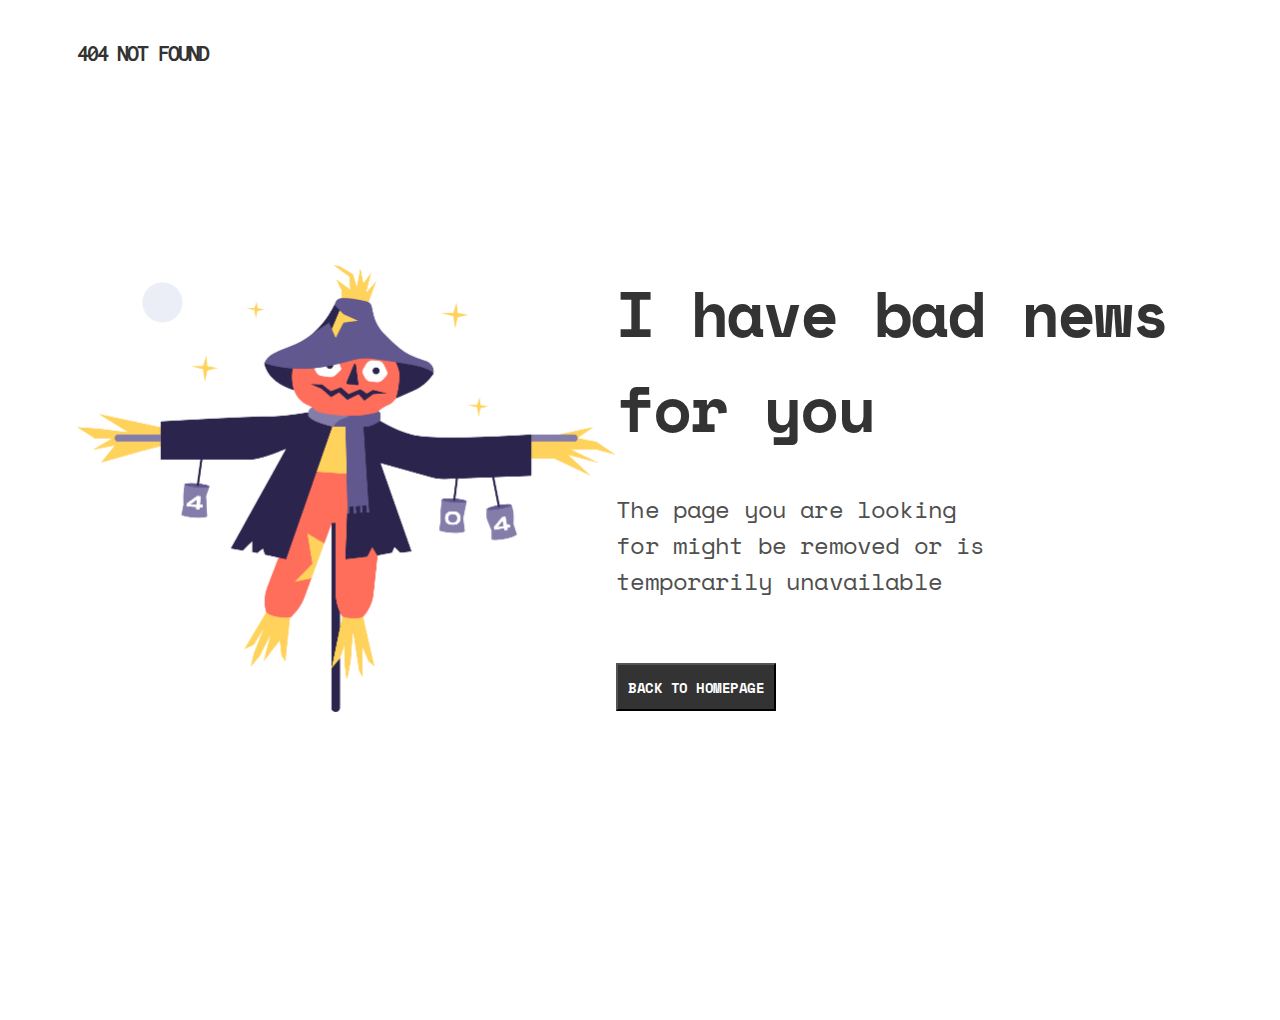
<file: 404/index.html>
<!DOCTYPE html>
<html lang="en">
<head>
  <meta charset="UTF-8">
  <meta http-equiv="X-UA-Compatible" content="IE=edge">
  <meta name="viewport" content="width=device-width, initial-scale=1.0">
  <title>Page 404</title>
  <link rel="stylesheet" href="./style.css">
  <link rel="preconnect" href="https://fonts.googleapis.com">
  <link rel="preconnect" href="https://fonts.gstatic.com" crossorigin>
  <link href="https://fonts.googleapis.com/css2?family=Inconsolata:wght@200;300;400;500;600;700;800;900&family=Space+Mono:ital,wght@0,400;0,700;1,400;1,700&display=swap" rel="stylesheet">
</head>
<body>
  <div class="header">
    <p>404 not found</p>
  </div>
  <div class="content">
    <img src="./Scarecrow.png" alt="scarecrow">
    
    <div>
      <h1>I have bad news for you</h1>
      <p>The page you are looking for might be removed or is temporarily unavailable</p>
      <button>Back to homepage</button>
    </div>
  </div>
</body>
</html>
</file>
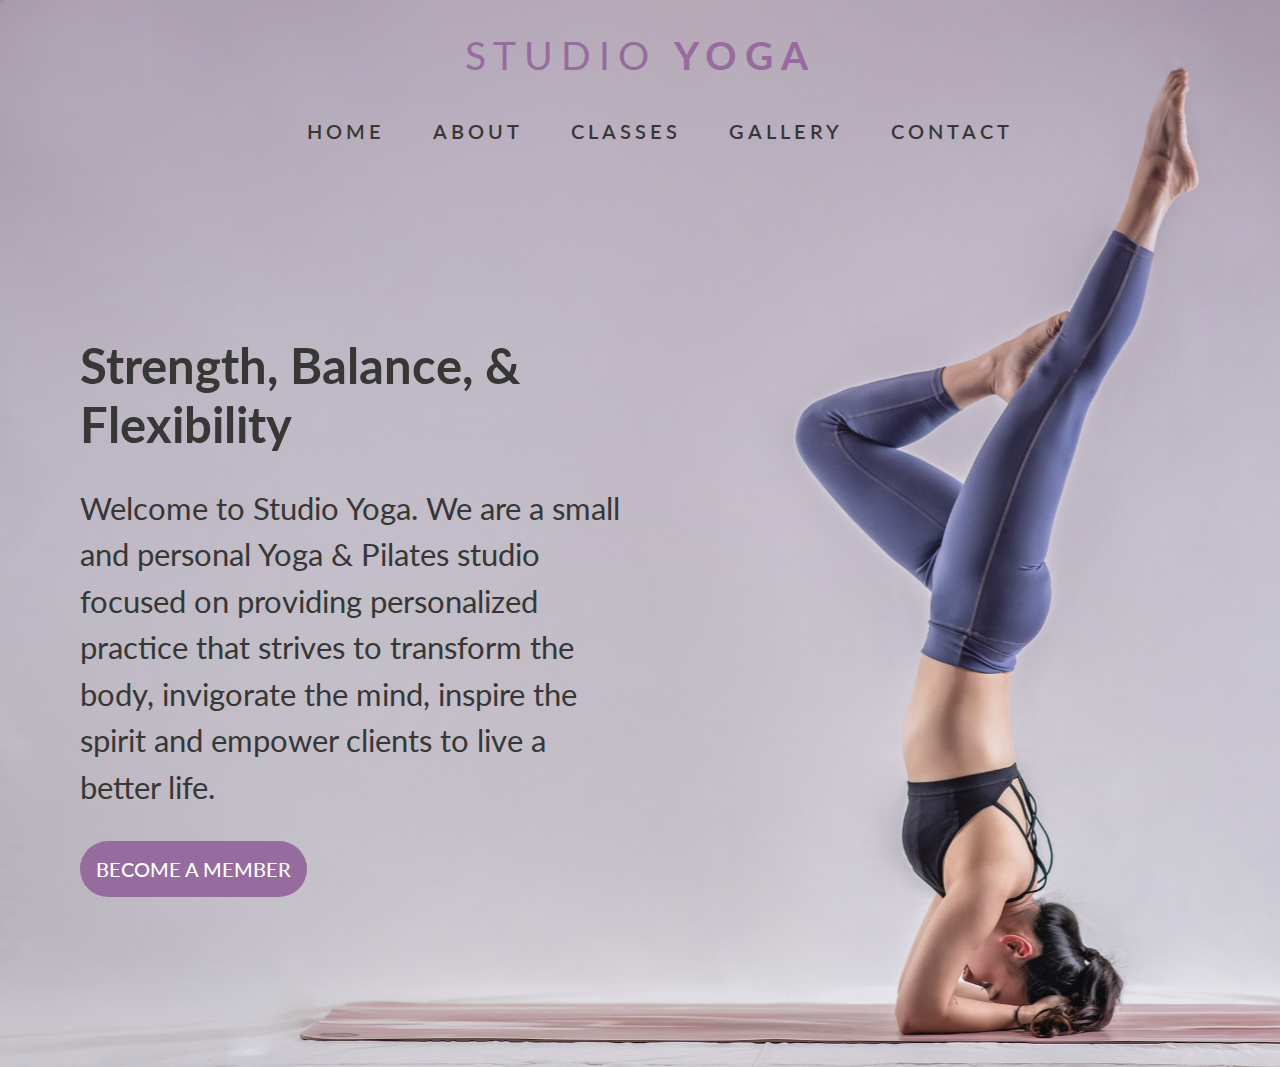
<file: Lading page/index.html>
<!DOCTYPE html>
<html lang="en">

<head>
  <meta charset="UTF-8">
  <meta http-equiv="X-UA-Compatible" content="IE=edge">
  <meta name="viewport" content="width=device-width, initial-scale=1.0">
  <title>Document</title>
  <link rel="stylesheet" href="./style.css">
  <link rel="preconnect" href="https://fonts.googleapis.com">
<link rel="preconnect" href="https://fonts.gstatic.com" crossorigin>
<link href="https://fonts.googleapis.com/css2?family=Lato:ital,wght@0,100;0,300;0,400;0,700;0,900;1,100;1,300;1,400;1,700;1,900&display=swap" rel="stylesheet">
</head>

<body>
  <div class="container">
    <header>
      <h3>studio <strong>yoga</strong></h3>
      <nav>
        <ul>
          <li><a href="#">Home</a></li>
          <li><a href="#">About</a></li>
          <li><a href="#">Classes</a></li>
          <li><a href="#">Gallery</a></li>
          <li><a href="#">Contact</a></li>
        </ul>
      </nav>
    </header>
    <div class="content">
      <h2>Strength, Balance, & Flexibility</h2>
      <p>Welcome to Studio Yoga. We are a small and personal Yoga & Pilates studio focused on providing personalized
        practice that strives to transform the body, invigorate the mind, inspire the spirit and empower clients to live
        a better life.</p>
      <button>Become a member</button>
    </div>
  </div>

</body>

</html>
</file>
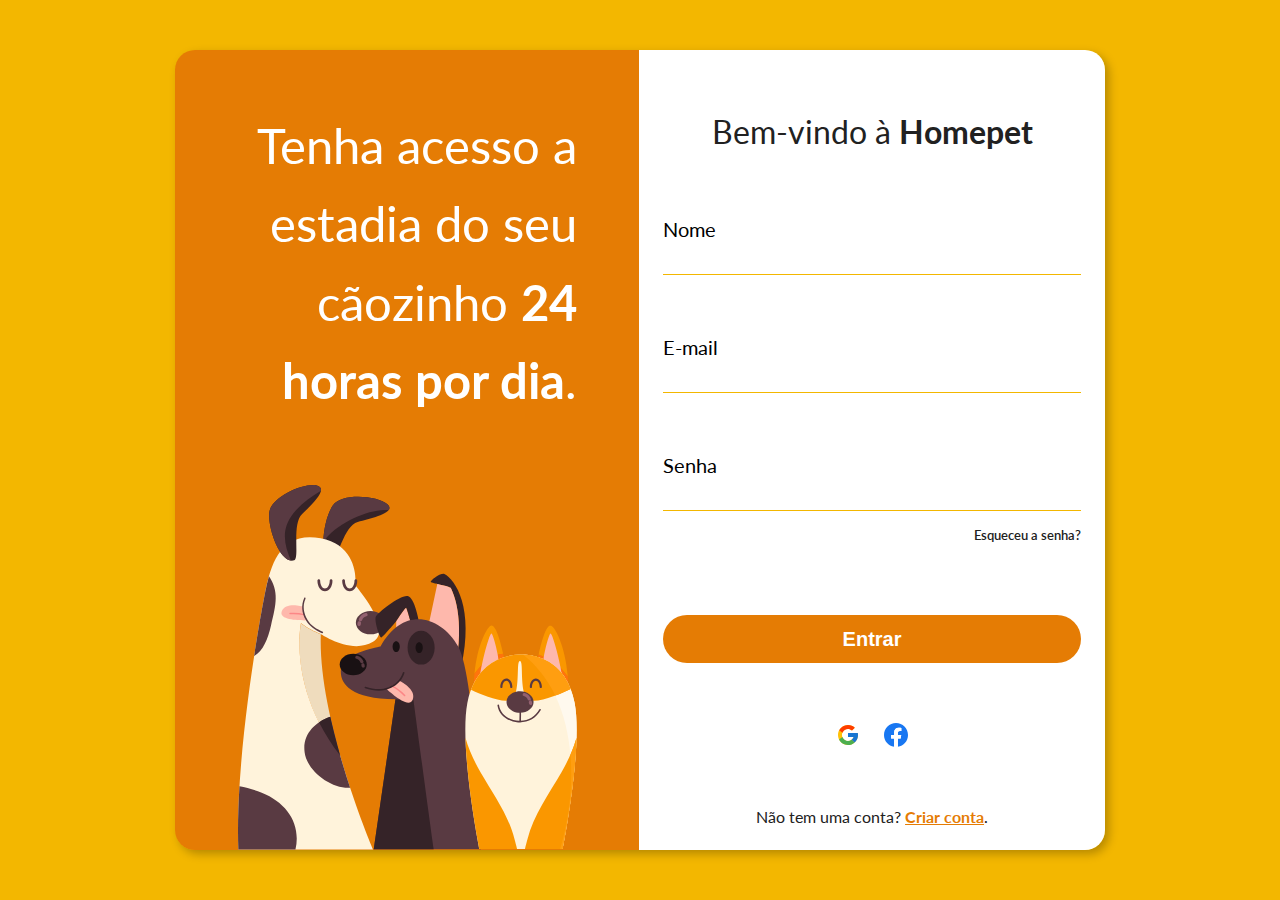
<file: Login/index.html>
<!DOCTYPE html>
<html lang="en">

<head>
  <meta charset="UTF-8">
  <meta http-equiv="X-UA-Compatible" content="IE=edge">
  <meta name="viewport" content="width=device-width, initial-scale=1.0">
  <title>Login</title>
  <link rel="stylesheet" href="./style.css">
  <link rel="preconnect" href="https://fonts.googleapis.com">
  <link rel="preconnect" href="https://fonts.gstatic.com" crossorigin>
  <link href="https://fonts.googleapis.com/css2?family=Lato:wght@400;700&display=swap" rel="stylesheet">
</head>

<body>
  <div class="container">
    <div class="card">
      <div class="content">
        <h1>Tenha acesso a estadia do seu cãozinho <span>24 horas por dia</span>.</h1>
        <img src="./imagens/Group 1.svg" alt="">
      </div>
      <div class="descricao">
        <h1>Bem-vindo à <span>Homepet</span></h1>
        <div class="nome">
          <label>Nome</label>
          <input type="name">
        </div>
        <div class="email">
          <label>E-mail</label>
          <input type="email">
        </div>
        <div class="senha">
          <label>Senha</label>
          <input type="password">
          <p>Esqueceu a senha?</p>
        </div>

        <button>Entrar</button>

          <div class="redes-sociais">
            <img src="./imagens/flat-color-icons_google.svg" alt="">
            <img src="./imagens/logos_facebook.svg" alt="">
          </div>
          <div class="criar-conta">
            <p>Não tem uma conta? <span>Criar conta</span>.</p>
          </div>
        </div>
      </div>

    </div>

  </div>
</body>

</html>
</file>
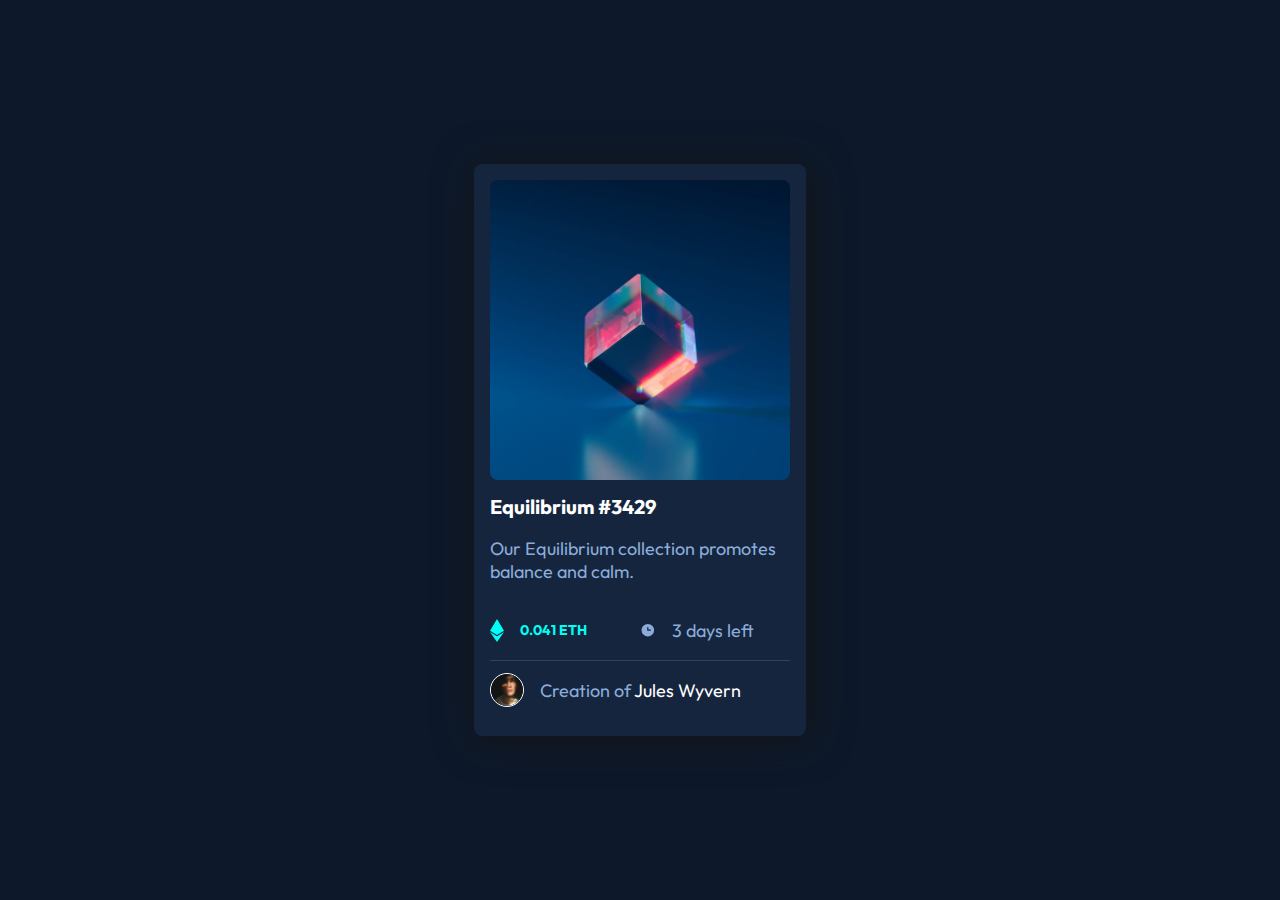
<file: NFT/index.html>
<!DOCTYPE html>
<html lang="en">

<head>
  <meta charset="UTF-8">
  <meta name="viewport" content="width=device-width, initial-scale=1.0">
  <!-- displays site properly based on user's device -->

  <link rel="icon" type="image/png" sizes="32x32" href="./images/favicon-32x32.png">
  <link rel="preconnect" href="https://fonts.googleapis.com">
  <link rel="preconnect" href="https://fonts.gstatic.com" crossorigin>
  <link
    href="https://fonts.googleapis.com/css2?family=Fraunces:opsz,wght@9..144,700&family=Outfit:wght@300;400;600&display=swap"
    rel="stylesheet">
  <link rel="stylesheet" href="./style.css">

  <title>Frontend Mentor | NFT preview card component</title>


</head>

<body>
  <div class="container">
    <div class="card">
      <img src="./images/image-equilibrium.jpg" alt="">
      <h1>Equilibrium #3429</h1>
      <p>Our Equilibrium collection promotes balance and calm.</p>

      <div class="money">

        <div class="eth">
          <img src="./images/icon-ethereum.svg" alt="">
          <p class="p-eth">0.041 ETH</p>
        </div>
        <div class="days">
          <img src="./images/icon-clock.svg" alt="">
          <p>3 days left</p>
        </div>
      </div>
      <div class="avatar">
        <img src="./images/image-avatar.png" alt="">
        <p>Creation of <span> Jules Wyvern </span></p>
      </div>
    </div>
  </div>






  <!-- <div class="attribution">
    Challenge by <a href="https://www.frontendmentor.io?ref=challenge" target="_blank">Frontend Mentor</a>.
    Coded by <a href="#">Your Name Here</a>.
  </div> -->
</body>

</html>
</file>
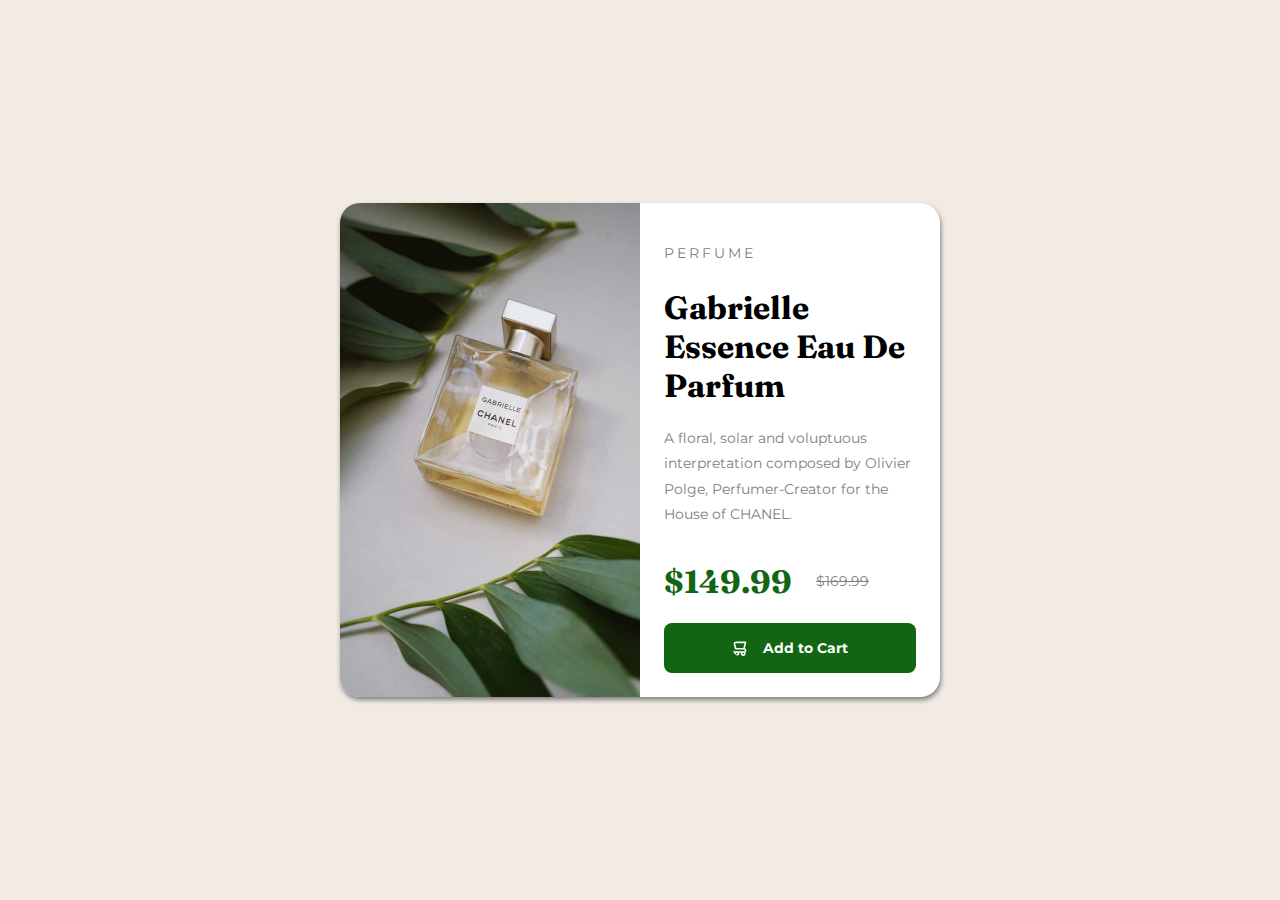
<file: Product preview/index.html>
<!DOCTYPE html>
<html lang="en">

<head>
  <meta charset="UTF-8">
  <meta name="viewport" content="width=device-width, initial-scale=1.0">

  <link rel="icon" type="image/png" sizes="32x32" href="./images/favicon-32x32.png">

  <title>Frontend Mentor | Product preview card component</title>

  <link rel="stylesheet" href="./style.css">
  <link rel="preconnect" href="https://fonts.googleapis.com">
  <link rel="preconnect" href="https://fonts.gstatic.com" crossorigin>
  <link
    href="https://fonts.googleapis.com/css2?family=Fraunces:opsz,wght@9..144,700&family=Montserrat:wght@500;700&display=swap"
    rel="stylesheet">

</head>

<body>
  <div class="container">
    <div class="card">
      <img src="./images/image-product-desktop.jpg" alt="">

      <div class="descricao-card">

        <div class="descricao">
          <p class="titulo">Perfume</p>

          <h1>Gabrielle Essence Eau De Parfum</h1>

          <p>A floral, solar and voluptuous interpretation composed by Olivier Polge,
            Perfumer-Creator for the House of CHANEL.</p>

          <div class="preco">
            <h1 class="preco-atual">$149.99</h1>
            <p class="preco-antigo">$169.99</p>
          </div>
          <button>
            <img src="./images/icon-cart.svg" alt="carrinho">
            Add to Cart
          </button>
        </div>
      </div>
    </div>
  </div>
</body>

</html>
</file>
<file: 404/style.css>
body{
  font-family: 'Space Mono', monospace;
  margin: 0;
  width: 100%;
  height: 100%;

  background: #FFFFFF;
}

.header p{
  font-family: 'Inconsolata', monospace;
  font-size: 24px;
  font-weight: 700;
  width: 133px;
  height: 25px;
  margin-left: 77px;
  margin-top: 40px;
  letter-spacing: -0.08em;
  text-transform: uppercase;
  color: #333333;
}

.content{
  display: flex;
  justify-content: space-between;
  margin-left: 77px;
  margin-right: 119px;
  margin-top: 200px;
  margin-bottom: 308px;
}

@media(max-width: 757px){
  .content{

    flex-direction: column;
  }
}

.content img{
  Width:539.22px
}

.content div{
  display: flex;
  flex-direction: column;
}

.content h1{
  width: 586px;
  height: 190px;
  margin: 0;

  font-family: 'Space Mono';
  font-style: normal;
  font-weight: 700;
  font-size: 64px;
  line-height: 95px;
  letter-spacing: -0.035em;
  color: #333333;
}

.content p{
  width: 381px;
  height: 108px;
  margin: 36px 0 64px 0;

  font-family: 'Space Mono';
  font-style: normal;
  font-weight: 400;
  font-size: 24px;
  line-height: 36px;
  letter-spacing: -0.035em;
  color: #4F4F4F;
}

.content button{
  width: 216px;
  height: 68px;
  background: #333333;

  width: 160px;
  height: 48px;

  font-family: 'Space Mono';
  font-style: normal;
  font-weight: 700;
  font-size: 14px;
  letter-spacing: -0.035em;
  text-transform: uppercase;
  color: #FFFFFF;
}

footer{
  font-family: 'Montserrat';
  font-weight: 500;
  font-size: 14px;
  text-align: center;
  align-items: center;
  margin-bottom: 24px;
  color: #BDBDBD;
}

footer span{
  text-decoration: underline;
  font-weight: 700;
}
</file>
<file: Lading page/style.css>
body{
  margin: 0;
  font-family: 'Lato', sans-serif;
  background-image: url(./imagens/bg-image.svg);
  background-repeat: no-repeat;
  background-size: cover;
}

.container{
  width: 100%;
  height: 100%;
  max-width: 1120px;
  margin: 0 auto;
}

h3{
  margin: 0;
  text-align: center;
  font-weight: 400;
  font-size: 39px;
  line-height: 120%;
  letter-spacing: 0.2em;
  color: #966B9D;
  text-transform: uppercase;
}

h2{
  margin: 0;
  font-family: 'Lato';
  font-weight: 700;
  font-size: 49px;
  line-height: 120%;
  color: #373736;
}

p{
  font-weight: 400;
  font-size: 31px;
  line-height: 150%;
  color: #373736;
}

header{
  display: flex;
  flex-direction: column;
  padding-top: 32px;
  gap: 16px;
}

nav ul{
  display: flex;
  justify-content: center;
  list-style: none;
  gap: 32px;
}

nav li{
  padding: 8px;
}

nav a{
  font-weight: 600;
  font-size: 20px;
  line-height: 120%;
  color: #373736;
  text-transform: uppercase;
  letter-spacing: 0.2em;
  text-decoration: none;
}

nav a:hover{
  color: #966B9D;
  border-bottom: 3px solid #966B9D;
  font-weight: 700;
}

.content{
  display: flex;
  flex-direction: column;
  max-width: 550px;
  height: 100vh;
  justify-content: center;
  align-items: flex-start;
}

button{
  background: #966B9D;
  border-radius: 64px;
  border: none;
  font-size: 20px;
  font-weight: 500;
  line-height: 120%;
  font-family: 'Lato';
  text-transform: uppercase;
  color: #FFFEFE;
  padding: 16px;
  cursor: pointer;
}

button:hover{
  background: #B782BF;
}
</file>
<file: Login/style.css>
body{
  background: #F3B700;
  margin: 0 auto;
  width: 100vw;
  font-family: 'Lato', sans-serif;
}

p{
font-style: normal;
font-weight: 600;
font-size: 13px;
color: #212121;
}

h1{
  color: #FFFFFF;
  margin: 0;
  font-size: 49px;
  font-weight: 400;
  line-height: 1.6;
}

span{
  font-weight: 700;
}

label{
  font-size: 20px;
  
}

input{
  border: none;
  border-bottom: solid 1px #F3B700;
}

button{
  background: #E57C04;
  border-radius: 154px;
  border: none;
  color: #FFFFFF;
  font-weight: 700;
  font-size: 20px;
  height: 48px;
}

.container{
  margin: 0 auto;
  width: 100vw;
  height: 100vh;
  display: flex;
  justify-content: center;
  align-items: center;
  
}

.card{
  display: flex;
  box-shadow: 4px 4px 10px rgba(0, 0, 0, 0.25);
  border-radius: 20px;
  max-width: 930px;
  max-height: 800px;
  margin: 0 auto;
}

.content{
  background: #E57C04;
  border-bottom-left-radius: 20px;
  border-top-left-radius: 20px;
  float: left;
  width: 482px;
  height: 800px;
  display: flex;
  flex-direction: column;
  align-items: center;
  justify-content: space-between;
}

.content img{
  height: 365px;
}

.content h1{
  margin-top: 56px;
  max-width: 340px;
  text-align: right;
}

.descricao{
  display: flex;
  flex-direction: column;
  width: 482px;
  float: right;
  background: #FFFFFF;
  height: 800px;
  border-top-right-radius: 20px;
  border-bottom-right-radius: 20px;
  padding: 24px;
  box-sizing: border-box;
  justify-content: space-between;
}

.descricao h1{
  color: #212121;
  text-align: center;
  font-size: 32px;
  margin-top: 32px;
}

.descricao span{
  font-weight: 700;
}

.nome{
  display: flex;
  flex-direction: column;
  gap: 16px;
}

.email{
  display: flex;
  flex-direction: column;
  gap: 16px;
}

.senha{
  display: flex;
  flex-direction: column;
  gap: 16px;
}

.senha p{
  text-align: right;
  margin-top: 0;
}

.redes-sociais{
  display: flex;
  justify-content: center;
  gap:24px
}

.redes-sociais p{
  text-align: center;
  font-size: 16px;
  font-weight: 400;
}

.criar-conta p{
  margin: 0;
  text-align: center;
  font-size: 16px;
  font-weight: 400;
}

.criar-conta span{
  color: #E57C04;
  text-decoration: underline;
}
</file>
<file: NFT/style.css>
body{
  background: #0D192B;
  margin: 0 auto;
  max-width: 100vw;
  font-family: 'Outfit', sans-serif;
}

h1{
  color: #FFFFFF;
  font-size: 20px;
}

p{
  font-size: 18px;
  color: #8BACDA;
}

span{
  color: white;
}

.p-eth{
  font-weight: 700;
  font-size: 14px;
  color: #00FFF6;
}

.container{
  margin: 0 auto;
  display: flex;
  justify-content: center;
  align-items: center;
  height: 100vh;
  width: 100vw;
  margin: 0 auto;
}

.card{
  background-color: #14253D;
  border-radius: 8px;
  padding: 16px;
  max-width: 300px;
  box-shadow: 3px 3px 40px rgb(21, 21, 21);
}

.card img{
  width: 100%;
  height: 100%;
  border-radius: 8px;
  display: flex;
  align-items: center;
  justify-content: center;
  margin: 0 auto;
}

.money{
  display: flex;
  width: 100%;
  margin: 0;
  align-items: center;
}

.eth{
  width: 100%;
  display: flex;
  align-items: center;
  gap: 16px;
}

.eth img{
  margin: 0;
  width: 14px;
}

.days{
  width: 100%;
  display: flex;
  align-items: center;
  gap: 16px;
}

.days img{
  margin: 0;
  width: 16px;
}

.avatar{
  border-top: solid 1px #2F415B;
  width: 100%;
  display: flex;
  align-items: center;
  gap: 16px;
}

.avatar img{
  margin: 0;
  width: 32px;
  border: solid white 1px;
  border-radius: 100%;
}
</file>
<file: Product preview/style.css>
body{
  background: hsl(30, 38%, 92%);
  margin: 0 auto;
}

h1{
  font-family: 'Fraunces', serif;
  font-weight: 700;
}

p{
  font-family: 'Montserrat', sans-serif;
  font-size: 14px;
  line-height: 1.8;
  color: gray;
}

.titulo{
  text-transform: uppercase;
  letter-spacing: 3px;
}

.preco-atual{
  color: rgb(18, 101, 18);
}

.preco-antigo{
  text-decoration: line-through;
}

.container{
  width: 100vw;
  height: 100vh;
  display: flex;
  align-items: center;
  justify-content: center;
}

.card{
  display: flex;
  background-color: white;
  max-width: 600px;
  margin: 0 auto;
  box-shadow: 1px 3px 5px gray;
  border-radius: 20px;
}

.card img{
  max-width: 50%;
  border-bottom-left-radius: 20px;
  border-top-left-radius: 20px;
  float: left;
}

.descricao-card{
  width: 50%;
  float: right;
  padding: 24px;
  justify-content: space-between;
}

.preco{
  display: flex;
  gap: 24px;
  align-items: center;
}

button{
  background-color: rgb(18, 101, 18);
  border: none;
  border-radius: 8px;
  padding: 16px;
  color: white;
  font-family: 'Montserrat', sans-serif;
  font-weight: 700;
  font-size: 14px;
  width: 100%;
  display: flex;
  align-items: center;
  justify-content: center;
  gap: 16px;
}

.atribuition{
  display: flex;
  align-items: center;
  justify-content: center;
  width: 100vw;
  margin-bottom: 24px;
}
</file>
